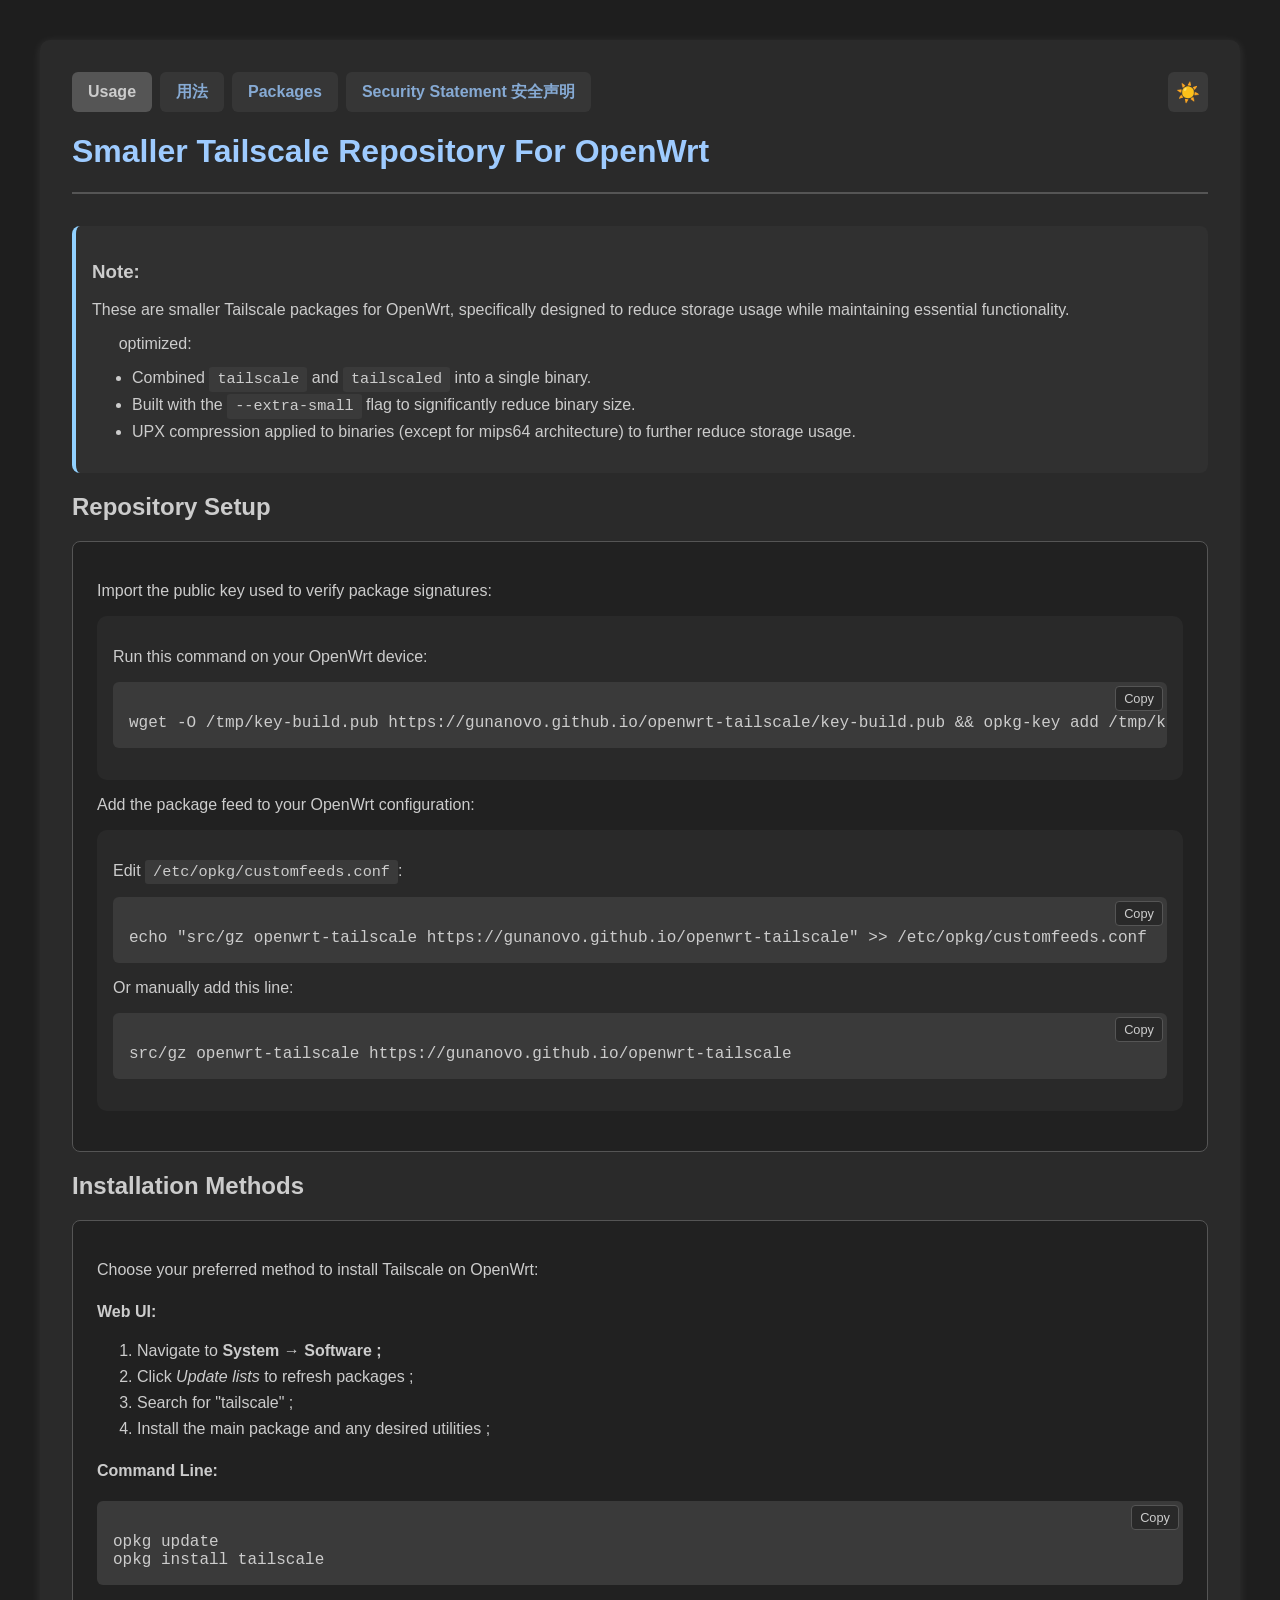
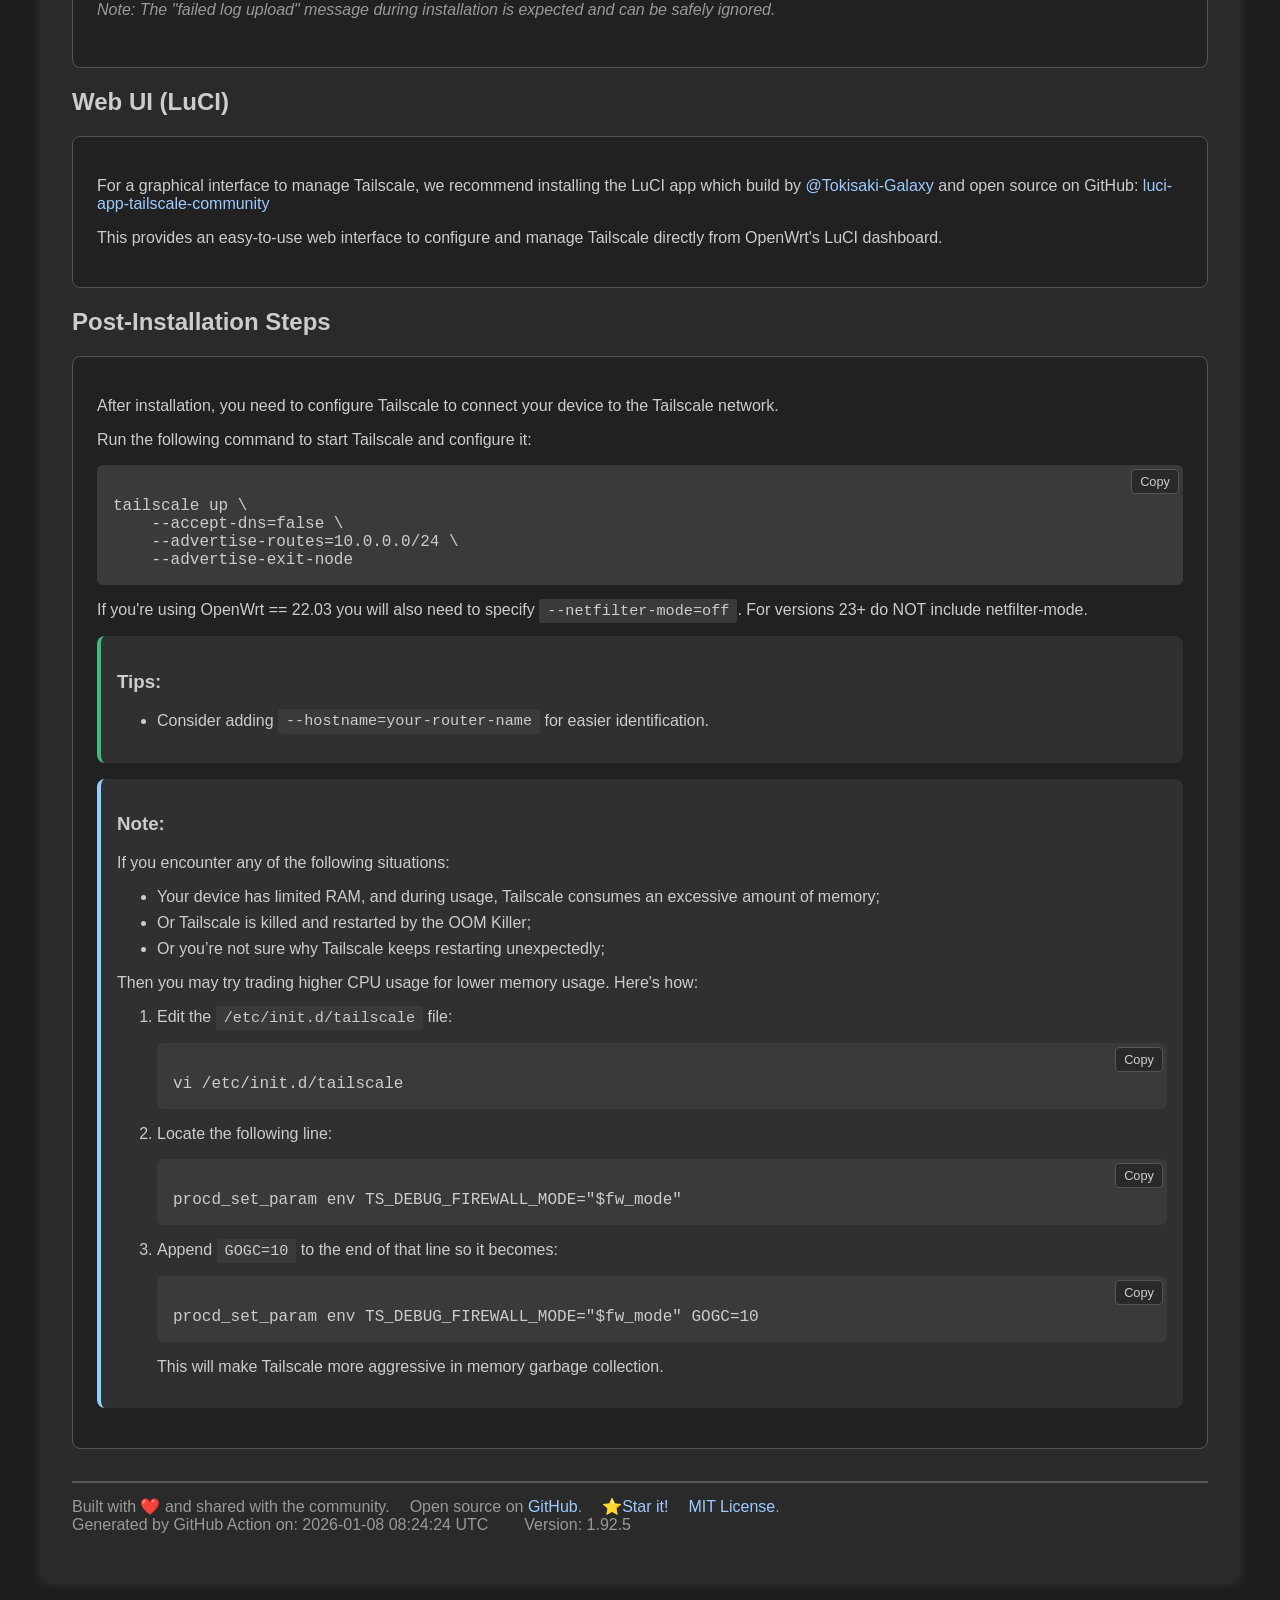
<file: index.html>
<!DOCTYPE html>
<html lang="en">

<head>
    <meta charset="UTF-8">
    <title>Smaller Tailscale for OpenWrt</title>
    <meta name="viewport" content="width=device-width, initial-scale=1.0">
    <meta name="description"
        content="A smaller Tailscale repository for OpenWrt, designed to reduce storage usage while maintaining essential functionality.">
    <meta name="keywords"
        content="OpenWrt, Tailscale, smaller packages, tailscale openwrt, openwrt tailscale, tailscale for openwrt, install tailscale on openwrt, tailscale on openwrt, openwrt 安装 tailscale, tailscale ipk, repository, repo, ipk, installation, usage, packages, smaller ipk, optimized tailscale, upx compression">
    <link rel="stylesheet" href="style.css">
</head>

<body>

    <div class="container">
        <header>
            <button id="toggle-theme" onclick="toggleTheme()">🌙</button>
            <div class="tab-buttons">
                <button id="btn-usage" onclick="showSection('usage')">Usage</button>
                <!-- <div class="divider"></div> -->
                <button id="btn-usage-chinese" onclick="showSection('usage-chinese')">用法</button>
                <!-- <div class="divider"></div> -->
                <button id="btn-packages" onclick="showSection('packages')">Packages</button>
                <!-- <div class="divider"></div> -->
                <button id="btn-security-statement" onclick="showSection('security-statement')">Security Statement
                    安全声明</button>
            </div>
            <h1><a href="https://github.com/GuNanOvO/openwrt-tailscale" target="_blank">Smaller Tailscale Repository For
                    OpenWrt</a></h1>
            <hr>
        </header>

        <main>
            <section id="usage">
                <div class="notice">
                    <p>
                    <h3>Note:</h3> These are smaller Tailscale packages for OpenWrt, specifically designed to
                    reduce storage usage while maintaining essential functionality. </p>
                    <p>&nbsp;&nbsp;&nbsp;&nbsp;&nbsp;&nbsp;optimized:</p>
                    <ul>
                        <li>Combined <code>tailscale</code> and <code>tailscaled</code> into a single binary.</li>
                        <li>Built with the <code>--extra-small</code> flag to significantly reduce binary size.</li>
                        <li>UPX compression applied to binaries (except for mips64 architecture) to further reduce
                            storage usage.</li>
                    </ul>
                </div>

                <h2>Repository Setup</h2>
                <section class="part">
                    <p>Import the public key used to verify package signatures:</p>

                    <div class="code-block">
                        <p>Run this command on your OpenWrt device:</p>
                        <pre>wget -O /tmp/key-build.pub https://gunanovo.github.io/openwrt-tailscale/key-build.pub && opkg-key add /tmp/key-build.pub</pre>
                    </div>

                    <p>Add the package feed to your OpenWrt configuration:</p>

                    <div class="code-block">
                        <p>Edit <code>/etc/opkg/customfeeds.conf</code>:</p>
                        <pre>echo "src/gz openwrt-tailscale https://gunanovo.github.io/openwrt-tailscale" >> /etc/opkg/customfeeds.conf</pre>

                        <p>Or manually add this line:</p>
                        <pre>src/gz openwrt-tailscale https://gunanovo.github.io/openwrt-tailscale</pre>
                    </div>
                </section>

                <h2>Installation Methods</h2>
                <section class="part">
                    <p>Choose your preferred method to install Tailscale on OpenWrt:</p>
                    <div class="method">
                        <h4>Web UI:</h4>
                        <ol>
                            <li>Navigate to <strong>System → Software ;</strong></li>
                            <li>Click <em>Update lists</em> to refresh packages ;</li>
                            <li>Search for "tailscale" ;</li>
                            <li>Install the main package and any desired utilities ;</li>
                        </ol>
                    </div>
                    <div class="method">
                        <h4>Command Line:</h4>
                        <pre>opkg update
opkg install tailscale</pre>
                        <p class="note">Note: The "failed log upload" message during installation is expected and can be
                            safely ignored.</p>
                    </div>
                </section>

                <h2>Web UI (LuCI)</h2>
                <section class="part">
                    <p>For a graphical interface to manage Tailscale, we recommend installing the LuCI app which build by <a href="https://github.com/Tokisaki-Galaxy" target="_blank">@Tokisaki-Galaxy</a> and open source on GitHub: <a href="https://github.com/Tokisaki-Galaxy/luci-app-tailscale-community" target="_blank">luci-app-tailscale-community</a></p>
                    <p>This provides an easy-to-use web interface to configure and manage Tailscale directly from OpenWrt's LuCI dashboard.</p>
                </section>

                <h2>Post-Installation Steps</h2>
                <section class="part">
                    <p>After installation, you need to configure Tailscale to connect your device to the Tailscale
                        network.</p>
                    <p>Run the following command to start Tailscale and configure it:</p>
                    <pre>tailscale up \
    --accept-dns=false \
    --advertise-routes=10.0.0.0/24 \
    --advertise-exit-node</pre>
                    <p>If you're using OpenWrt == 22.03 you will also need to specify <code>--netfilter-mode=off</code>.
                        For versions 23+ do NOT include netfilter-mode. </p>

                    <div class="tips">
                        <h3>Tips:</h3>
                        <ul>
                            <li>Consider adding <code>--hostname=your-router-name</code> for easier identification.</li>
                        </ul>
                    </div>
                    <div class="notice">
                        <p>
                        <h3>Note:</h3> If you encounter any of the following situations: </p>
                        <ul>
                            <li>Your device has limited RAM, and during usage, Tailscale consumes an excessive amount of
                                memory;</li>
                            <li>Or Tailscale is killed and restarted by the OOM Killer;</li>
                            <li>Or you’re not sure why Tailscale keeps restarting unexpectedly;</li>
                        </ul>
                        <p>Then you may try trading higher CPU usage for lower memory usage. Here's how:</p>
                        <ol>
                            <li>Edit the <code>/etc/init.d/tailscale</code> file:</li>
                            <pre>vi /etc/init.d/tailscale</pre>
                            <li>Locate the following line:</li>
                            <pre>procd_set_param env TS_DEBUG_FIREWALL_MODE="$fw_mode"</pre>
                            <li>Append <code>GOGC=10</code> to the end of that line so it becomes:</li>
                            <pre>procd_set_param env TS_DEBUG_FIREWALL_MODE="$fw_mode" GOGC=10</pre>
                            <p>This will make Tailscale more aggressive in memory garbage collection.</p>
                        </ol>
                    </div>
                </section>
            </section>

            <section id="usage-chinese">
                <div class="notice">
                    <p>
                    <h3>Note:</h3> 这是为 OpenWrt 精简定制的 Tailscale 软件包，旨在在保持核心功能的同时，尽可能降低存储占用。 </p>
                    <p>&nbsp;&nbsp;&nbsp;&nbsp;&nbsp;&nbsp;优化内容：</p>
                    <ul>
                        <li>将 <code>tailscale</code> 和 <code>tailscaled</code> 合并为一个单一的可执行文件。</li>
                        <li>使用 <code>--extra-small</code> 编译标志以显著减小二进制文件体积。</li>
                        <li>使用 UPX 对二进制文件进行压缩（mips64 架构除外），进一步降低存储占用。</li>
                    </ul>
                </div>


                <h2>软件源设置</h2>
                <section class="part">
                    <p>导入用于验证软件包签名的公钥：</p>

                    <div class="code-block">
                        <p>在你的 OpenWrt 设备上执行以下命令：</p>
                        <pre>wget -O /tmp/key-build.pub https://gunanovo.github.io/openwrt-tailscale/key-build.pub && opkg-key add /tmp/key-build.pub</pre>
                    </div>

                    <p>将软件源添加到你的 OpenWrt 配置中：</p>

                    <div class="code-block">
                        <p>编辑 <code>/etc/opkg/customfeeds.conf</code> 文件：</p>
                        <pre>echo "src/gz openwrt-tailscale https://gunanovo.github.io/openwrt-tailscale" >> /etc/opkg/customfeeds.conf</pre>

                        <p>或者手动添加以下内容：</p>
                        <pre>src/gz openwrt-tailscale https://gunanovo.github.io/openwrt-tailscale</pre>
                    </div>
                </section>

                <h2>安装方式</h2>
                <section class="part">
                    <p>请选择你喜欢的方式安装 Tailscale：</p>
                    <div class="method">
                        <h4>Web 界面方式：</h4>
                        <ol>
                            <li>打开 <strong>系统 → 软件包（System → Software）;</strong></li>
                            <li>点击 <em>更新列表（Update lists）</em> 以刷新软件包;</li>
                            <li>搜索 "tailscale" ;</li>
                            <li>安装主软件包及其他你需要的工具组件 ;</li>
                        </ol>
                    </div>
                    <div class="method">
                        <h4>命令行方式：</h4>
                        <pre>opkg update
opkg install tailscale</pre>
                        <p class="note">Note: 安装过程中出现 "failed log upload" 报错属于预期现象，可放心忽略。</p>
                    </div>
                </section>

                <h2>Web UI (LuCI)</h2>
                <section class="part">
                    <p>为了获得图形界面来管理 Tailscale，我们建议安装由 <a href="https://github.com/Tokisaki-Galaxy" target="_blank">@Tokisaki-Galaxy</a> 开发并在 GitHub 上开源的 LuCI 应用：<a href="https://github.com/Tokisaki-Galaxy/luci-app-tailscale-community" target="_blank">luci-app-tailscale-community</a></p>
                    <p>这提供了一个易于使用的 Web 界面，可以直接从 OpenWrt 的 LuCI 仪表板配置和管理 Tailscale。</p>
                </section>
                <h2>安装后步骤</h2>
                <section class="part">
                    <p>安装完成后，需要配置 Tailscale 以将设备接入 Tailscale 网络。</p>
                    <p>执行以下命令：</p>
                    <pre>tailscale up \
    --accept-dns=false \
    --advertise-routes=10.0.0.0/24 \
    --advertise-exit-node</pre>
                    <p>如果你的OpenWrt版本为22.03，你还需要添加 <code>--netfilter-mode=off</code> 参数， 对于 OpenWrt 23+ 则不应该包含该参数 </p>

                    <div class="tips">
                        <h3>Tips:</h3>
                        <ul>
                            <li>建议添加 <code>--hostname=your-router-name</code> 参数，以便在 Tailscale 网络中更容易识别该设备。</li>
                        </ul>
                    </div>

                    <div class="notice">
                        <p>
                        <h3>NOTE:</h3> 如果你遇到以下情况： </p>
                        <ul>
                            <li>设备运行内存有限，在使用过程中出现tailscale占用极高运行内存;</li>
                            <li>或直接致使tailscale被OOM KILLER杀死并重启;</li>
                            <li>或你不清楚什么原因导致tailscale异常重启;</li>
                        </ul>
                        <p>则，你可以尝试以更高的CPU占用换取较低的内存占用，操作如下：</p>
                        <ol>
                            <li>修改 <code>/etc/init.d/tailscale</code> 文件</li>
                            <pre>vi /etc/init.d/tailscale</pre>
                            <li>找到以下一行：</li>
                            <pre>procd_set_param env TS_DEBUG_FIREWALL_MODE="$fw_mode"</pre>
                            <li>在该行后方加上参数 <code>GOGC=10</code>，使其变为：</li>
                            <pre>procd_set_param env TS_DEBUG_FIREWALL_MODE="$fw_mode" GOGC=10</pre>
                            <p>该参数将使 Tailscale 更积极地回收内存。</p>
                        </ol>
                    </div>
                </section>
            </section>
            <section id="security-statement">
                <h1 style="text-align: center;">Feed Security Statement 软件源安全声明</h1>
                <section class="part">

                    <p>All <code>.ipk</code> packages provided by this OpenWrt software feed are built automatically via
                        <a href="https://docs.github.com/en/actions" target="_blank">GitHub Actions</a>,
                        with a fully open-source, transparent, and auditable process.
                    </p>

                    <p>You can review the build workflows, scripts, logs, and release history at:
                        <a href="https://github.com/GuNanOvO/openwrt-tailscale"
                            target="_blank">https://github.com/GuNanOvO/openwrt-tailscale</a>
                    </p>

                    <h3>Build Integrity & Transparency</h3>
                    <ul>
                        <li>
                            <strong>Built from Official Source:</strong> All binaries are compiled from
                            <a href="https://github.com/tailscale/tailscale" target="_blank">official Tailscale release
                                source code</a>,
                            without any functional modifications.
                            <a href="https://upx.github.io/" target="_blank">UPX</a> is optionally used for binary
                            compression.
                        </li>
                        <li>
                            <strong>Fully Public Workflow:</strong> All
                            <a href="https://github.com/GuNanOvO/openwrt-tailscale/tree/main/.github/workflows"
                                target="_blank">build scripts</a>,
                            packaging steps, compiler flags, and release assets are open for community audit.
                        </li>
                        <li>
                            <strong>Automated & Reproducible:</strong> Builds are performed in
                            <a href="https://docs.github.com/en/actions/using-workflows/about-workflows"
                                target="_blank">GitHub's CI environment</a>,
                            eliminating the risk of manual tampering.
                        </li>
                    </ul>

                    <h3>Security Best Practices</h3>
                    <ul>
                        <li>
                            <strong>Minimal Attack Surface:</strong> The feed is served statically via
                            <a href="https://pages.github.com/" target="_blank">GitHub Pages</a>, with no dynamic code
                            or
                            backend logic.
                        </li>
                        <li>
                            <strong>No Manual Uploads:</strong> All artifacts are generated directly from source during
                            <a href="https://docs.github.com/en/actions/using-workflows/workflow-syntax-for-github-actions"
                                target="_blank">automated CI runs</a> —
                            never uploaded manually or by third parties.
                        </li>
                    </ul>

                    <h3>User Recommendations</h3>
                    <p>To further validate the feed's trustworthiness, users are encouraged to:</p>
                    <ul>
                        <li><a href="https://github.com/GuNanOvO/openwrt-tailscale/actions" target="_blank">Review the
                                GitHub Actions workflows and build history</a></li>
                        <li><a href="https://github.com/GuNanOvO/openwrt-tailscale#build" target="_blank">Reproduce
                                builds
                                locally or via GitHub</a> to verify reproducibility</li>
                        <li>Verify checksums or cryptographic signatures (e.g., SHA256 or <code>usign</code>) of
                            downloaded
                            packages</li>
                    </ul>

                    <h3>Disclaimer</h3>
                    <p>While every effort has been made to ensure the security, transparency, and integrity of this
                        feed, it
                        is provided
                        <a href="https://en.wikipedia.org/wiki/As_is" target="_blank">as-is</a>, with no warranties.
                        Users
                        should always evaluate the source code, build process, and decide independently whether to trust
                        and
                        use these packages.
                    </p>
                    <p>For a safer OpenWrt experience, it is recommended to use packages only from this feed or other
                        trusted sources, and stay up to date with the repository.</p>
                </section>
                <hr>

                <section class="part">
                    <p>所有本软件源中的 <code>.ipk</code> 软件包均通过
                        <a href="https://docs.github.com/zh/actions" target="_blank">GitHub Actions</a>
                        自动化构建，构建流程开源、透明、可审计。
                    </p>

                    <p>详细的构建脚本、日志和发布历史可在以下仓库查看：
                        <a href="https://github.com/GuNanOvO/openwrt-tailscale"
                            target="_blank">https://github.com/GuNanOvO/openwrt-tailscale</a>
                    </p>

                    <h3>构建透明性与可信性</h3>
                    <ul>
                        <li>
                            <strong>构建基于 <a href="https://github.com/tailscale/tailscale" target="_blank">Tailscale
                                    官方源代码</a>：</strong> 不做任何功能性更改，仅使用
                            <a href="https://upx.github.io/" target="_blank">UPX</a> 等开源工具进行二进制压缩以减小体积。
                        </li>
                        <li>
                            <strong>完全公开的工作流程：</strong>
                            <a href="https://github.com/GuNanOvO/openwrt-tailscale/tree/main/.github/workflows"
                                target="_blank">构建脚本</a>、打包流程、编译参数等均完全公开，供任何人审查验证。
                        </li>
                        <li>
                            <strong>自动化与可复现性：</strong> 构建过程由
                            <a href="https://docs.github.com/zh/actions" target="_blank">CI 自动执行</a>，避免人为干预，构建结果具备可复现性。
                        </li>
                    </ul>

                    <h3>安全保障原则</h3>
                    <ul>
                        <li>
                            <strong>最小攻击面原则：</strong> Feed 页面托管在
                            <a href="https://pages.github.com/" target="_blank">GitHub Pages</a>，无需动态服务或后端执行，攻击面极小。
                        </li>
                        <li>
                            <strong>零人工上传：</strong> 构建产物完全由
                            <a href="https://docs.github.com/zh/actions" target="_blank">CI 自动生成</a>，无任何第三方上传或手动干预。
                        </li>
                    </ul>

                    <h3>用户使用建议</h3>
                    <p>为了进一步验证本软件源的安全性，建议用户：</p>
                    <ul>
                        <li><a href="https://github.com/GuNanOvO/openwrt-tailscale/actions" target="_blank">审查 GitHub
                                Actions 构建脚本和构建日志</a></li>
                        <li><a href="https://github.com/GuNanOvO/openwrt-tailscale#build" target="_blank">使用本仓库脚本在本地或
                                GitHub
                                上自行构建</a> 以验证可复现性</li>
                        <li>校验 .ipk 软件包的哈希值或签名（如 SHA256 或 <code>usign</code>）</li>
                    </ul>

                    <h3>风险提示</h3>
                    <p>尽管本项目已尽最大努力确保 Feed 的安全性、透明度与可信性，本软件源仍然是
                        <a href="https://zh.wikipedia.org/wiki/%E6%8C%89%E5%8E%9F%E6%A0%B7%E6%8F%90%E4%BE%9B"
                            target="_blank">“按原样”</a>提供，不附带任何形式的担保。请用户自行评估源代码与构建过程，并据此判断是否使用。
                    </p>
                    <p>为确保系统安全，请尽量从本源或 其他可信来源 获取软件包，并关注仓库更新动态。</p>
                </section>
            </section>


            <section id="packages" style="display: none;">
                <table>
                    <thead>
                        <tr>
                            <th>File</th>
                            <th>Size</th>
                            <th>Date</th>
                        </tr>
                    </thead>
                    <!-- tbody-anchor -->
          <tbody>
                        <tr>
                            <td><a href="Packages">Packages</a></td>
                            <td>28K</td>
                            <td>2026-01-08 Thu 08:30:34 UTC</td>
                        </tr>
                        <tr>
                            <td><a href="Packages.gz">Packages.gz</a></td>
                            <td>4.0K</td>
                            <td>2026-01-08 Thu 08:30:34 UTC</td>
                        </tr>
                        <tr>
                            <td><a href="Packages.sig">Packages.sig</a></td>
                            <td>4.0K</td>
                            <td>2026-01-08 Thu 08:30:34 UTC</td>
                        </tr>
                        <tr>
                            <td><a href="tailscale_1.92.5_aarch64_cortex-a53.ipk">tailscale_1.92.5_aarch64_cortex-a53.ipk</a></td>
                            <td>5.6M</td>
                            <td>2026-01-08 Thu 08:30:34 UTC</td>
                        </tr>
                        <tr>
                            <td><a href="tailscale_1.92.5_aarch64_cortex-a72.ipk">tailscale_1.92.5_aarch64_cortex-a72.ipk</a></td>
                            <td>5.6M</td>
                            <td>2026-01-08 Thu 08:30:34 UTC</td>
                        </tr>
                        <tr>
                            <td><a href="tailscale_1.92.5_aarch64_cortex-a76.ipk">tailscale_1.92.5_aarch64_cortex-a76.ipk</a></td>
                            <td>5.6M</td>
                            <td>2026-01-08 Thu 08:30:34 UTC</td>
                        </tr>
                        <tr>
                            <td><a href="tailscale_1.92.5_aarch64_generic.ipk">tailscale_1.92.5_aarch64_generic.ipk</a></td>
                            <td>5.6M</td>
                            <td>2026-01-08 Thu 08:30:34 UTC</td>
                        </tr>
                        <tr>
                            <td><a href="tailscale_1.92.5_arm_arm1176jzf-s_vfp.ipk">tailscale_1.92.5_arm_arm1176jzf-s_vfp.ipk</a></td>
                            <td>5.6M</td>
                            <td>2026-01-08 Thu 08:30:34 UTC</td>
                        </tr>
                        <tr>
                            <td><a href="tailscale_1.92.5_arm_arm926ej-s.ipk">tailscale_1.92.5_arm_arm926ej-s.ipk</a></td>
                            <td>5.6M</td>
                            <td>2026-01-08 Thu 08:30:34 UTC</td>
                        </tr>
                        <tr>
                            <td><a href="tailscale_1.92.5_arm_cortex-a15_neon-vfpv4.ipk">tailscale_1.92.5_arm_cortex-a15_neon-vfpv4.ipk</a></td>
                            <td>5.6M</td>
                            <td>2026-01-08 Thu 08:30:34 UTC</td>
                        </tr>
                        <tr>
                            <td><a href="tailscale_1.92.5_arm_cortex-a5_vfpv4.ipk">tailscale_1.92.5_arm_cortex-a5_vfpv4.ipk</a></td>
                            <td>5.6M</td>
                            <td>2026-01-08 Thu 08:30:34 UTC</td>
                        </tr>
                        <tr>
                            <td><a href="tailscale_1.92.5_arm_cortex-a7.ipk">tailscale_1.92.5_arm_cortex-a7.ipk</a></td>
                            <td>5.6M</td>
                            <td>2026-01-08 Thu 08:30:34 UTC</td>
                        </tr>
                        <tr>
                            <td><a href="tailscale_1.92.5_arm_cortex-a7_neon-vfpv4.ipk">tailscale_1.92.5_arm_cortex-a7_neon-vfpv4.ipk</a></td>
                            <td>5.6M</td>
                            <td>2026-01-08 Thu 08:30:34 UTC</td>
                        </tr>
                        <tr>
                            <td><a href="tailscale_1.92.5_arm_cortex-a7_vfpv4.ipk">tailscale_1.92.5_arm_cortex-a7_vfpv4.ipk</a></td>
                            <td>5.6M</td>
                            <td>2026-01-08 Thu 08:30:34 UTC</td>
                        </tr>
                        <tr>
                            <td><a href="tailscale_1.92.5_arm_cortex-a8_vfpv3.ipk">tailscale_1.92.5_arm_cortex-a8_vfpv3.ipk</a></td>
                            <td>5.6M</td>
                            <td>2026-01-08 Thu 08:30:34 UTC</td>
                        </tr>
                        <tr>
                            <td><a href="tailscale_1.92.5_arm_cortex-a9.ipk">tailscale_1.92.5_arm_cortex-a9.ipk</a></td>
                            <td>5.6M</td>
                            <td>2026-01-08 Thu 08:30:34 UTC</td>
                        </tr>
                        <tr>
                            <td><a href="tailscale_1.92.5_arm_cortex-a9_neon.ipk">tailscale_1.92.5_arm_cortex-a9_neon.ipk</a></td>
                            <td>5.6M</td>
                            <td>2026-01-08 Thu 08:30:34 UTC</td>
                        </tr>
                        <tr>
                            <td><a href="tailscale_1.92.5_arm_cortex-a9_vfpv3-d16.ipk">tailscale_1.92.5_arm_cortex-a9_vfpv3-d16.ipk</a></td>
                            <td>5.6M</td>
                            <td>2026-01-08 Thu 08:30:34 UTC</td>
                        </tr>
                        <tr>
                            <td><a href="tailscale_1.92.5_arm_fa526.ipk">tailscale_1.92.5_arm_fa526.ipk</a></td>
                            <td>5.6M</td>
                            <td>2026-01-08 Thu 08:30:34 UTC</td>
                        </tr>
                        <tr>
                            <td><a href="tailscale_1.92.5_arm_xscale.ipk">tailscale_1.92.5_arm_xscale.ipk</a></td>
                            <td>5.6M</td>
                            <td>2026-01-08 Thu 08:30:34 UTC</td>
                        </tr>
                        <tr>
                            <td><a href="tailscale_1.92.5_i386_pentium-mmx.ipk">tailscale_1.92.5_i386_pentium-mmx.ipk</a></td>
                            <td>6.4M</td>
                            <td>2026-01-08 Thu 08:30:34 UTC</td>
                        </tr>
                        <tr>
                            <td><a href="tailscale_1.92.5_i386_pentium4.ipk">tailscale_1.92.5_i386_pentium4.ipk</a></td>
                            <td>6.4M</td>
                            <td>2026-01-08 Thu 08:30:34 UTC</td>
                        </tr>
                        <tr>
                            <td><a href="tailscale_1.92.5_loongarch64_generic.ipk">tailscale_1.92.5_loongarch64_generic.ipk</a></td>
                            <td>8.6M</td>
                            <td>2026-01-08 Thu 08:30:34 UTC</td>
                        </tr>
                        <tr>
                            <td><a href="tailscale_1.92.5_mips64_mips64r2.ipk">tailscale_1.92.5_mips64_mips64r2.ipk</a></td>
                            <td>8.2M</td>
                            <td>2026-01-08 Thu 08:30:34 UTC</td>
                        </tr>
                        <tr>
                            <td><a href="tailscale_1.92.5_mips64_octeonplus.ipk">tailscale_1.92.5_mips64_octeonplus.ipk</a></td>
                            <td>8.2M</td>
                            <td>2026-01-08 Thu 08:30:34 UTC</td>
                        </tr>
                        <tr>
                            <td><a href="tailscale_1.92.5_mips64el_mips64r2.ipk">tailscale_1.92.5_mips64el_mips64r2.ipk</a></td>
                            <td>8.0M</td>
                            <td>2026-01-08 Thu 08:30:34 UTC</td>
                        </tr>
                        <tr>
                            <td><a href="tailscale_1.92.5_mips_24kc.ipk">tailscale_1.92.5_mips_24kc.ipk</a></td>
                            <td>5.4M</td>
                            <td>2026-01-08 Thu 08:30:34 UTC</td>
                        </tr>
                        <tr>
                            <td><a href="tailscale_1.92.5_mips_4kec.ipk">tailscale_1.92.5_mips_4kec.ipk</a></td>
                            <td>5.3M</td>
                            <td>2026-01-08 Thu 08:30:34 UTC</td>
                        </tr>
                        <tr>
                            <td><a href="tailscale_1.92.5_mips_mips32.ipk">tailscale_1.92.5_mips_mips32.ipk</a></td>
                            <td>5.3M</td>
                            <td>2026-01-08 Thu 08:30:34 UTC</td>
                        </tr>
                        <tr>
                            <td><a href="tailscale_1.92.5_mipsel_24kc.ipk">tailscale_1.92.5_mipsel_24kc.ipk</a></td>
                            <td>5.5M</td>
                            <td>2026-01-08 Thu 08:30:34 UTC</td>
                        </tr>
                        <tr>
                            <td><a href="tailscale_1.92.5_mipsel_24kc_24kf.ipk">tailscale_1.92.5_mipsel_24kc_24kf.ipk</a></td>
                            <td>5.5M</td>
                            <td>2026-01-08 Thu 08:30:34 UTC</td>
                        </tr>
                        <tr>
                            <td><a href="tailscale_1.92.5_mipsel_74kc.ipk">tailscale_1.92.5_mipsel_74kc.ipk</a></td>
                            <td>5.5M</td>
                            <td>2026-01-08 Thu 08:30:34 UTC</td>
                        </tr>
                        <tr>
                            <td><a href="tailscale_1.92.5_mipsel_mips32.ipk">tailscale_1.92.5_mipsel_mips32.ipk</a></td>
                            <td>5.5M</td>
                            <td>2026-01-08 Thu 08:30:34 UTC</td>
                        </tr>
                        <tr>
                            <td><a href="tailscale_1.92.5_riscv64_riscv64.ipk">tailscale_1.92.5_riscv64_riscv64.ipk</a></td>
                            <td>8.6M</td>
                            <td>2026-01-08 Thu 08:30:34 UTC</td>
                        </tr>
                        <tr>
                            <td><a href="tailscale_1.92.5_x86_64.ipk">tailscale_1.92.5_x86_64.ipk</a></td>
                            <td>6.8M</td>
                            <td>2026-01-08 Thu 08:30:34 UTC</td>
                        </tr>
          </tbody>
                    <!-- end-tbody-anchor -->
                </table>
            </section>
        </main>

        </script>

        <footer class="footer">
            <hr>

            <p>
                <span>Built with ❤️ and shared with the community. </span>
                <span>Open source on <a href="https://github.com/GuNanOvO/openwrt-tailscale">GitHub</a>.</span>
                <span><a href="https://github.com/GuNanOvO/openwrt-tailscale">⭐Star it!</a></span>
                <span><a href="https://github.com/GuNanOvO/openwrt-tailscale/blob/main/LICENSE">MIT License</a>.</span>
                <span>Generated by GitHub Action on:
                    <!-- date-anchor -->
                    <span id="date">2026-01-08 08:24:24 UTC</span>
                    <!-- end-date-anchor -->
                </span>
                <span>Version:
                    <!-- version-anchor -->
                    <span id="version">1.92.5</span>
                    <!-- end-version-anchor -->
                </span>
            </p>
        </footer>
    </div>

    <script>
        function showSection(id) {
            document.querySelectorAll('main > section').forEach(s => s.style.display = 'none');
            document.getElementById(id).style.display = 'block';

            const buttons = [
                { id: 'btn-usage', section: 'usage', label: 'Usage' },
                { id: 'btn-usage-chinese', section: 'usage-chinese', label: '用法' },
                { id: 'btn-security-statement', section: 'security-statement', label: 'Security Statement 安全声明' },
                { id: 'btn-packages', section: 'packages', label: 'Packages' }
            ];

            buttons.forEach(btn => {
                const isActive = (id === btn.section);
                const el = document.getElementById(btn.id);
                el.classList.toggle('active', isActive);
                el.classList.toggle('inactive', !isActive);
                el.disabled = isActive;
            });
        }

        document.addEventListener("DOMContentLoaded", () => {
            document.querySelectorAll("pre").forEach((pre) => {
                const wrapper = document.createElement("div");
                wrapper.classList.add("pre-wrapper");

                pre.parentNode.insertBefore(wrapper, pre);
                wrapper.appendChild(pre);

                const btn = document.createElement("button");
                btn.className = "copy-btn";
                btn.textContent = "Copy";

                btn.addEventListener("click", () => {
                    navigator.clipboard.writeText(pre.textContent).then(() => {
                        btn.textContent = "Copied!";
                        btn.classList.add("copied");
                        setTimeout(() => {
                            btn.textContent = "Copy";
                            btn.classList.remove("copied");
                        }, 2000);
                    });
                });

                wrapper.appendChild(btn);
            });
        });

        function toggleTheme() {
            const isDark = document.body.classList.toggle('dark');
            localStorage.setItem('theme', isDark ? 'dark' : 'light');
            document.getElementById('toggle-theme').textContent = isDark ? '☀️' : '🌙';
        }

        function initTheme() {
            const hour = new Date().getHours();
            const saved = localStorage.getItem('theme');
            const isDark = saved === 'dark' || (!saved && (hour < 6 || hour >= 18));
            if (isDark) {
                document.body.classList.add('dark');
                document.getElementById('toggle-theme').textContent = '☀️';
            } else {
                document.getElementById('toggle-theme').textContent = '🌙';
            }
        }

        document.getElementById('btn-usage').click();
        initTheme();

    </script>
</body>

</html>
</file>
<file: style.css>
:root {
    --color-bg-body: #f4f4f4;
    --color-text-primary: #333;
    --color-bg-container: #fff;
    --color-bg-part: #fdfdfd;
    --color-border-primary: #e2e2e2;
    --color-shadow-base: rgba(0, 0, 0, 0.1);
    --color-shadow-hover: rgba(0, 0, 0, 0.2);
    --color-divider: #000000;
    --color-text-secondary: #666;


    --color-brand-primary: #0066cc;
    --color-brand-light: #d6ebff;
    --color-brand-lighter: #7aade0;
    --color-brand-active-hover: #589adc;
    --color-brand-link-hover: #0066cc;


    --color-notice-bg: #eef8ff;
    --color-notice-border: #91d1ff;
    --color-tips-bg: #e8fff5;
    --color-tips-border: #42b983;


    --color-code-block: #f4f4f4;
    --color-code-bg: #e2e2e2;
    --color-pre-bg: #e2e2e2;
    --color-table-header-bg: #eeeeee;
    --color-table-row-hover-bg: #d1f1f7;
}


body.dark {
    --color-bg-body: #1e1e1e;
    --color-text-primary: #ccc;
    --color-bg-container: #2a2a2a;
    --color-bg-part: #212121;
    --color-border-primary: #555;
    --color-shadow-base: rgba(255, 255, 255, 0.1);
    --color-shadow-hover: rgba(255, 255, 255, 0.2);
    --color-divider: #999;
    --color-text-secondary: #999;


    --color-brand-primary: #9ecbff;
    --color-brand-light: #3a3a3a;
    --color-brand-lighter: #555;
    --color-brand-active-hover: none;
    --color-brand-link-hover: #9ecbff;


    --color-notice-bg: #303030;
    --color-notice-border: #91d1ff;
    --color-tips-bg: #303030;
    --color-tips-border: #42b983;


    --color-code-block: #292929;
    --color-code-bg: #3a3a3a;
    --color-pre-bg: #3a3a3a;
    --color-table-header-bg: #444;
    --color-table-row-hover-bg: #444;
}


body {
    font-family: Arial, sans-serif;
    padding: 2rem;
    background-color: var(--color-bg-body);
    color: var(--color-text-primary);
    transition: background-color 0.3s, color 0.3s;
}

.container {
    max-width: 90vw;
    margin: auto;
    background: var(--color-bg-container);
    padding: 2rem;
    border-radius: 10px;
    box-shadow: 0 2px 10px var(--color-shadow-base);
    transition: box-shadow 0.3s, background-color 0.3s;
}

.container:hover {
    box-shadow: 0 4px 16px var(--color-shadow-hover);
}

#toggle-theme {
    float: right;
    font-size: 1.2rem;
    width: 2.5rem;
    height: 2.5rem;
    cursor: pointer;
    background-color: var(--color-brand-light);
    transition: color 0.3s;
    padding: 0;
}

#toggle-theme:hover {
    background-color: var(--color-brand-lighter);
    transition: color 0.3s;
}

h1 {
    color: var(--color-brand-primary);
    transition: color 0.3s;
}

hr {
    border: 1px solid var(--color-border-primary);
    transition: border-color 0.3s;
}

main {
    margin: 2rem 0;
}

section.part {

    padding: 1.5rem;
    background-color: var(--color-bg-part);
    border: 1px solid var(--color-border-primary);
    border-radius: 8px;
    transition: background-color 0.3s, border-color 0.3s;
}

.method {
    margin: 1.5rem 0;
}

.method ol li {
    margin: 0.5rem 0;
}

.note {
    color: var(--color-text-secondary);
    font-style: italic;
    transition: color 0.3s;
}

.footer {
    margin-top: 2rem;
    font-size: 0.9rem;
    color: var(--color-text-secondary);
    transition: color 0.3s;
}

a {
    color: var(--color-brand-primary);
    text-decoration: none;
    transition: color 0.3s;
}

a:hover {
    text-decoration: underline;
    color: var(--color-brand-link-hover);
}


.tab-buttons {
    height: 2.5rem;
    display: flex;
    align-items: center;
    gap: 0.5rem;
    margin-bottom: 1rem;
}

.tab-buttons .divider {
    height: 2rem;
    width: 2px;
    background-color: var(--color-divider);
    transition: background-color 0.3s;
}

.tab-buttons button {
    height: 2.5rem;
}

button {
    font-size: 1rem;
    text-align: center;
    border: none;
    padding: 0.5rem 1rem;
    border-radius: 6px;
    cursor: pointer;
    transition: all 0.2s ease;
    background: transparent;
    color: var(--color-brand-primary);
}

button.active {
    font-size: 1rem;
    color: var(--color-text-primary);
    background-color: var(--color-brand-lighter);
    font-weight: bolder;
    cursor: default;
}

button.active:hover {
    background-color: var(--color-brand-active-hover);
}

button.inactive {
    color: var(--color-brand-primary);
    background-color: var(--color-brand-light);
    opacity: 0.8;
    font-size: 1rem;
    font-weight: bold;
}

button.inactive:hover {
    opacity: 1;
    background-color: var(--color-brand-lighter);
    color: var(--color-text-primary);
}


.notice {
    background: var(--color-notice-bg);
    border-left: 4px solid var(--color-notice-border);
    padding: 1rem;
    margin: 1rem 0;
    border-radius: 8px;
    transition: background-color 0.3s, color 0.3s;
}

.notice ul li {
    margin: 0.5rem 0;
}

.tips {
    background: var(--color-tips-bg);
    border-left: 4px solid var(--color-tips-border);
    padding: 1rem;
    border-radius: 8px;
    margin: 1rem 0;
    transition: background-color 0.3s, color 0.3s;
}


code {
    background: var(--color-code-bg);
    padding: 0.2rem 0.5rem;
    border-radius: 3px;
    font-family: monospace;
    font-size: 0.95rem;
    transition: background-color 0.3s, color 0.3s;
    white-space: nowrap;
}

.code-block {
    background: var(--color-code-block);
    padding: 1rem;
    border-radius: 10px;
    margin: 1rem 0;
    transition: background-color 0.3s, color 0.3s;
}

pre {
    overflow-x: auto;
    background: var(--color-pre-bg);

    border-radius: 6px;
    font-family: monospace;
    font-size: 1rem;
    transition: background-color 0.3s, color 0.3s;
    scrollbar-color: var(--color-text-secondary) var(--color-pre-bg);
    scrollbar-width: thin;
    padding: 2rem 1rem 1rem 1rem;
}


pre::-webkit-scrollbar {
    height: 8px;
}

pre::-webkit-scrollbar-track {
    background: var(--color-pre-bg);
    border-radius: 4px;
}

pre::-webkit-scrollbar-thumb {
    background-color: var(--color-text-secondary);
    border-radius: 4px;
    border: 2px solid var(--color-pre-bg);
}

pre::-webkit-scrollbar-thumb:hover {
    background-color: var(--color-text-primary);
}

.pre-wrapper {
    position: relative;
}


.copy-btn {
    position: absolute;
    top: 4px;
    right: 4px;
    padding: 4px 8px;
    font-size: 0.8rem;
    border-radius: 4px;
    cursor: pointer;
    opacity: 1;
    border: 1px solid var(--color-border-primary);
    background: var(--color-code-block);
    color: var(--color-text-primary);
    transition: opacity 0.2s ease, background-color 0.3s, color 0.3s;
}

.copy-btn:hover {
    background-color: var(--color-table-header-bg);
}

.copy-btn.copied {
    background-color: #10b981;
    color: white;
    border-color: #10b981;
}


table {
    width: 100%;
    border-collapse: collapse;
    border: 1px solid var(--color-border-primary);
    margin: 1rem 0;
    background: var(--color-bg-container);
    transition: background-color 0.3s, border-color 0.3s;
}

th,
td {
    padding: 0.75rem;
    text-align: left;
    border-bottom: 1px solid var(--color-border-primary);
}

th {
    background-color: var(--color-table-header-bg);
    transition: background-color 0.3s;
}

tr:hover {
    background-color: var(--color-table-row-hover-bg);
}

span {
    font-size: 1rem;
    display: inline-block;
    margin-right: 1rem;
}

#security-statement {
    font-size: large;
}


@media (max-width: 768px) {
    body {
        padding: 1rem;
    }

    .container {
        padding: 1rem;
        border-radius: 0;
        box-shadow: none;
    }

    .container:hover {
        box-shadow: none;
    }

    .tab-buttons {
        flex-wrap: wrap;
        height: auto;
        gap: 0.5rem 0.3rem;
    }

    .tab-buttons .divider {
        display: none;
    }

    button {
        font-size: 0.9rem;
        padding: 0.4rem 0.8rem;
    }

    button.active {
        font-size: 1.1rem;
    }
}
</file>
